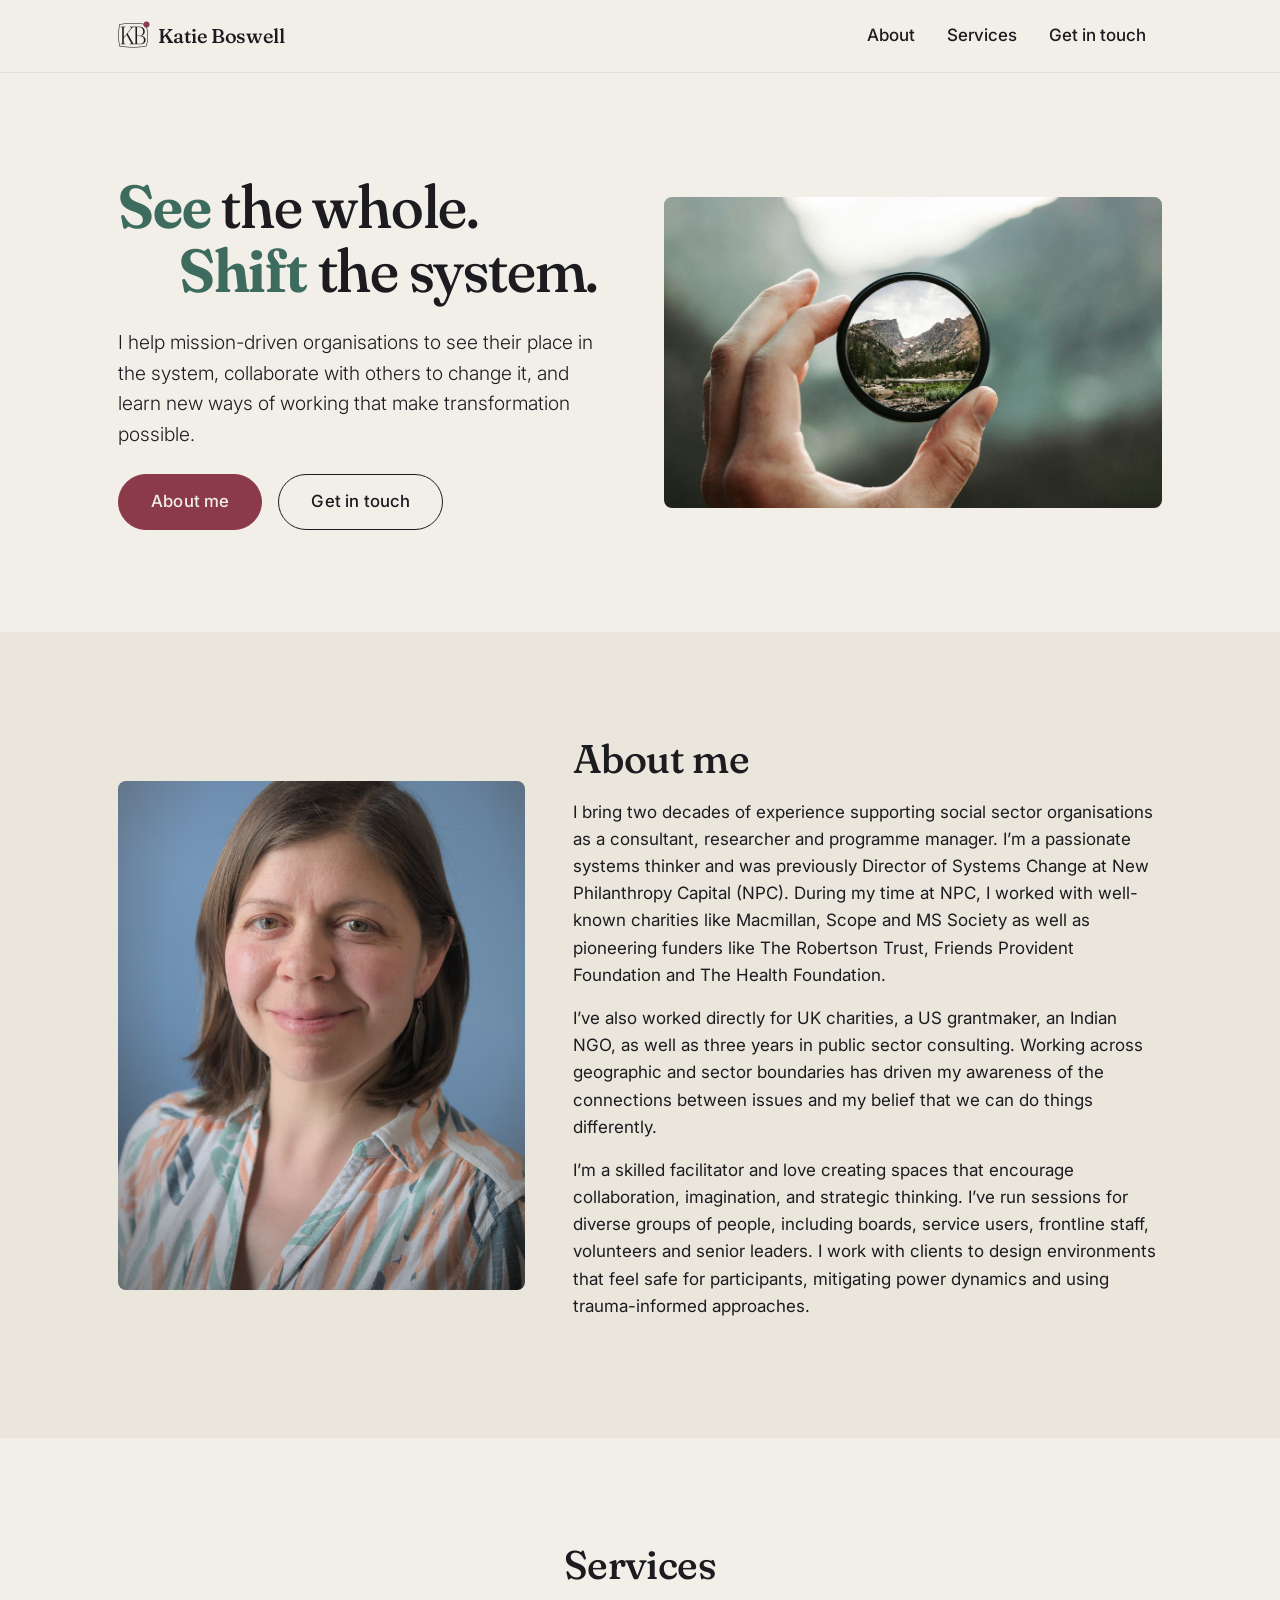
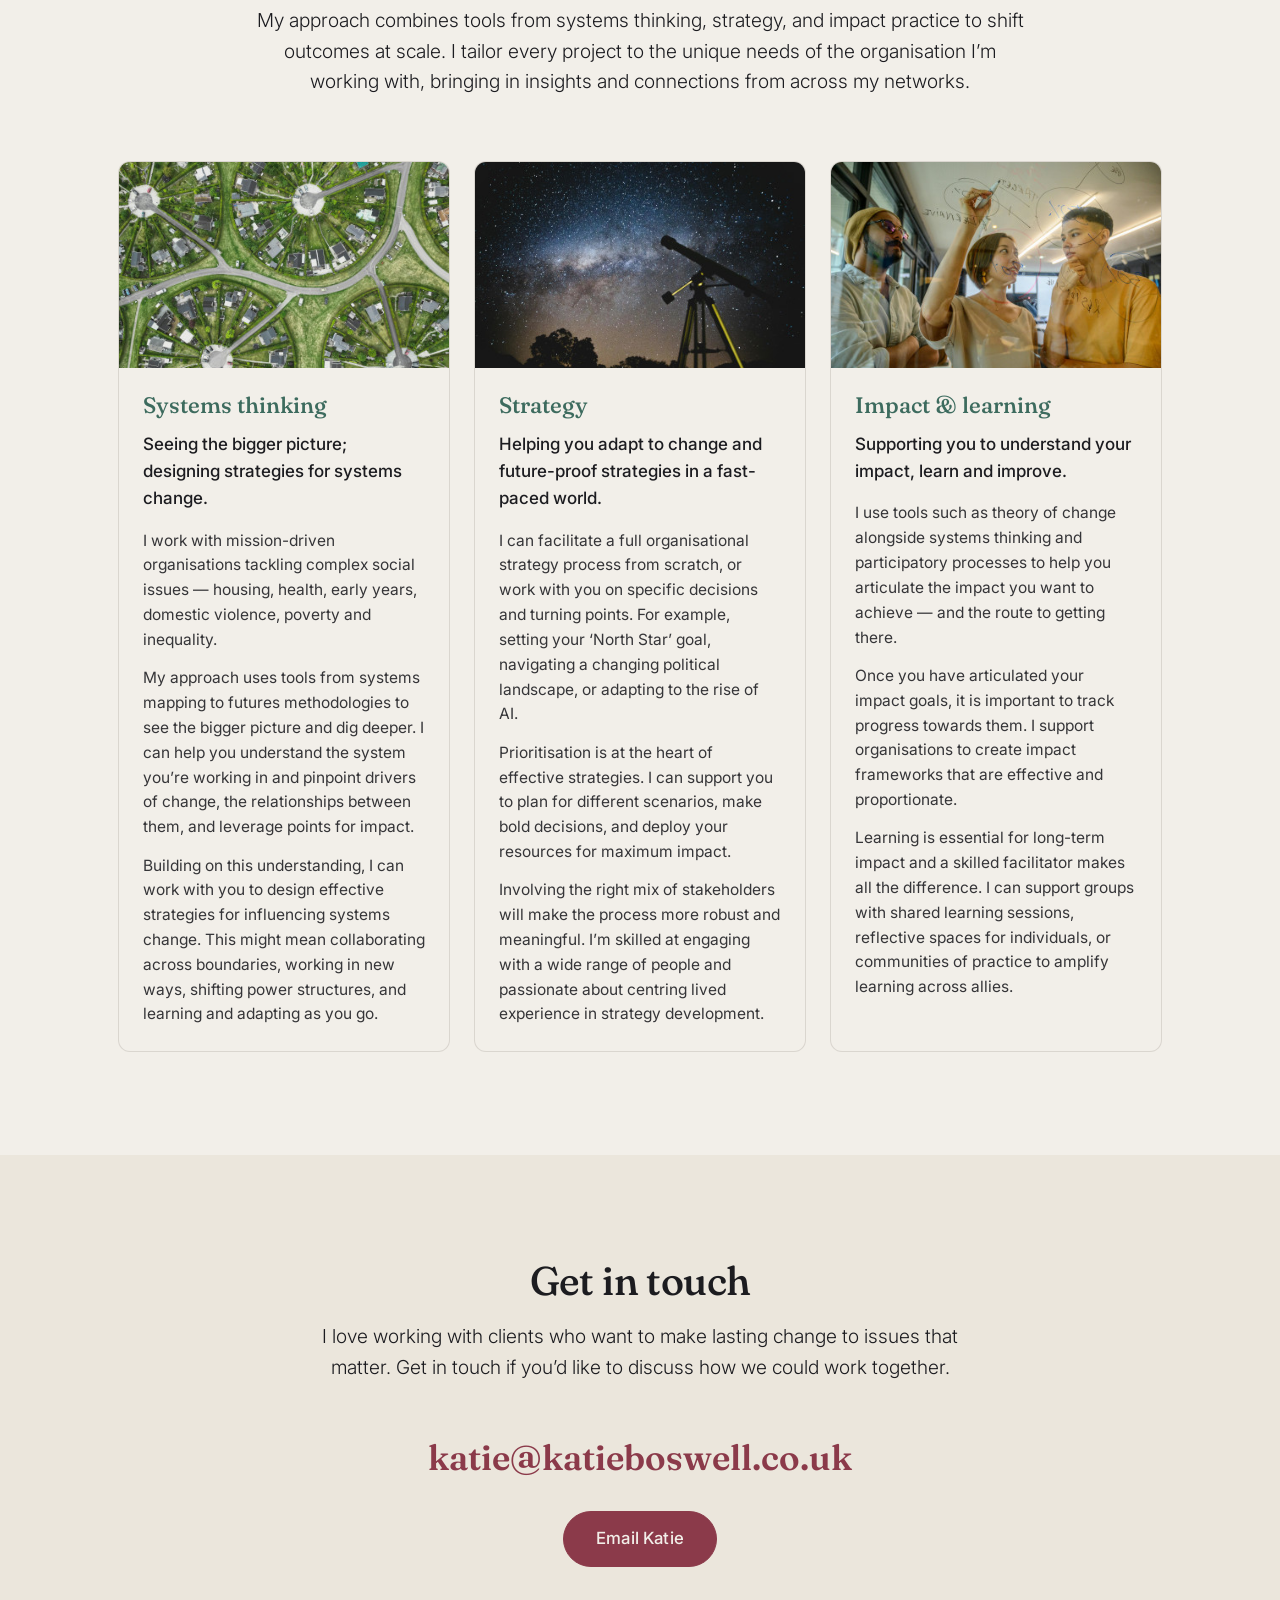
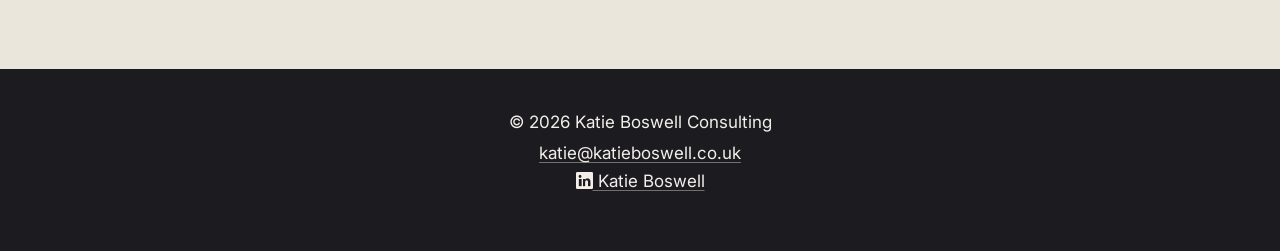
<file: index.html>
<!DOCTYPE html>
<html lang="en">
    <head>
        <meta charset="utf-8" />
        <meta name="viewport" content="width=device-width, initial-scale=1, shrink-to-fit=no" />
        <meta name="description" content="Katie Boswell — systems-change consultant helping mission-driven organisations see the bigger picture, build strategy, and create lasting impact." />
        <title>Katie Boswell Consulting — Systems change, strategy and impact</title>
        <link rel="icon" type="image/x-icon" href="assets/favicon.ico" />
        <link rel="preconnect" href="https://fonts.googleapis.com" />
        <link rel="preconnect" href="https://fonts.gstatic.com" crossorigin />
        <link href="https://fonts.googleapis.com/css2?family=Fraunces:opsz,wght@9..144,400..700&family=Inter:wght@400;500;600&display=swap" rel="stylesheet" />
        <link href="https://cdn.jsdelivr.net/npm/bootstrap@5.3.2/dist/css/bootstrap.min.css" rel="stylesheet" integrity="sha384-T3c6CoIi6uLrA9TneNEoa7RxnatzjcDSCmG1MXxSR1GAsXEV/Dwwykc2MPK8M2HN" crossorigin="anonymous" />
        <link href="css/styles.css" rel="stylesheet" />
        <link rel="stylesheet" href="https://cdn.jsdelivr.net/npm/bootstrap-icons@1.13.1/font/bootstrap-icons.min.css">
    </head>
    <body>
        <nav class="navbar navbar-expand-lg sticky-top">
            <div class="container px-4 px-lg-5">
                <a class="navbar-brand d-flex align-items-center gap-2" href="#top">
                    <img src="assets/img/logo.png" alt="KB Logo" class="navbar-logo" />
                    <span>Katie Boswell</span>
                </a>
                <button class="navbar-toggler" type="button" data-bs-toggle="collapse" data-bs-target="#navbarContent" aria-controls="navbarContent" aria-expanded="false" aria-label="Toggle navigation">
                    <span class="navbar-toggler-icon"></span>
                </button>
                <div class="collapse navbar-collapse" id="navbarContent">
                    <ul class="navbar-nav ms-auto mb-2 mb-lg-0">
                        <li class="nav-item"><a class="nav-link" href="#about">About</a></li>
                        <li class="nav-item"><a class="nav-link" href="#services">Services</a></li>
                        <li class="nav-item"><a class="nav-link" href="#contact">Get in touch</a></li>
                    </ul>
                </div>
            </div>
        </nav>

        <main id="main">
            <section id="top" class="section">
                <div class="container px-4 px-lg-5">
                    <div class="row gx-4 gx-lg-5 align-items-center">
                        <div class="col-lg-6 order-lg-1 order-2">
                            <h1 class="mb-4"><span class="pop">See</span> the whole.<br /><span class="h1-indent"><span class="pop">Shift</span> the system.</span></h1>
                            <p class="lead mb-4">I help mission-driven organisations to see their place in the system, collaborate with others to change it, and learn new ways of working that make transformation possible.</p>
                            <div class="d-flex flex-wrap gap-3">
                                <a class="btn btn-primary btn-lg" href="#about">About me</a>
                                <a class="btn btn-outline-dark btn-lg" href="#contact">Get in touch</a>
                            </div>
                        </div>
                        <div class="col-lg-6 order-lg-2 order-1 mb-4 mb-lg-0">
                            <img class="hero-img" src="assets/img/hero.jpg" alt="Out-of-focus landscape with hand holding a lens that brings the background into focus." />
                        </div>
                    </div>
                </div>
            </section>

            <section id="about" class="section section-alt">
                <div class="container px-4 px-lg-5">
                    <div class="row gx-4 gx-lg-5 align-items-center">
                        <div class="col-lg-5 mb-4 mb-lg-0">
                            <img class="headshot" src="assets/img/katie.avif" alt="Portrait of Katie Boswell." />
                        </div>
                        <div class="col-lg-7">
                            <h2>About me</h2>
                            <p>I bring two decades of experience supporting social sector organisations as a consultant, researcher and programme manager. I&rsquo;m a passionate systems thinker and was previously Director of Systems Change at New Philanthropy Capital (NPC). During my time at NPC, I worked with well-known charities like Macmillan, Scope and MS Society as well as pioneering funders like The Robertson Trust, Friends Provident Foundation and The Health Foundation.</p>
                            <p>I&rsquo;ve also worked directly for UK charities, a US grantmaker, an Indian NGO, as well as three years in public sector consulting. Working across geographic and sector boundaries has driven my awareness of the connections between issues and my belief that we can do things differently.</p>
                            <p>I&rsquo;m a skilled facilitator and love creating spaces that encourage collaboration, imagination, and strategic thinking. I&rsquo;ve run sessions for diverse groups of people, including boards, service users, frontline staff, volunteers and senior leaders. I work with clients to design environments that feel safe for participants, mitigating power dynamics and using trauma-informed approaches.</p>                     
                        </div>
                    </div>
                </div>
            </section>

            <section id="services" class="section">
                <div class="container px-4 px-lg-5">
                    <div class="row justify-content-center mb-5">
                        <div class="col-lg-9 text-center">
                            <h2>Services</h2>
                            <p class="lead">My approach combines tools from systems thinking, strategy, and impact practice to shift outcomes at scale. I tailor every project to the unique needs of the organisation I&rsquo;m working with, bringing in insights and connections from across my networks.</p>
                        </div>
                    </div>
                    <div class="row row-cols-1 row-cols-md-3 g-4">
                        <div class="col">
                            <article class="service-card">
                                <img class="card-img-top" src="assets/img/systems-thinking.jpg" alt="A road network seen from above." />
                                <div class="card-body p-4">
                                    <h3 class="card-title">Systems thinking</h3>
                                    <p class="card-blurb">Seeing the bigger picture; designing strategies for systems change.</p>
                                    <div class="card-detail">
                                        <p>I work with mission-driven organisations tackling complex social issues &mdash; housing, health, early years, domestic violence, poverty and inequality.</p>
                                        <p>My approach uses tools from systems mapping to futures methodologies to see the bigger picture and dig deeper. I can help you understand the system you&rsquo;re working in and pinpoint drivers of change, the relationships between them, and leverage points for impact.</p>
                                        <p>Building on this understanding, I can work with you to design effective strategies for influencing systems change. This might mean collaborating across boundaries, working in new ways, shifting power structures, and learning and adapting as you go.</p>
                                    </div>
                                </div>
                            </article>
                        </div>
                        <div class="col">
                            <article class="service-card">
                                <img class="card-img-top" src="assets/img/strategy.jpg" alt="A telescope with a starry night sky." />
                                <div class="card-body p-4">
                                    <h3 class="card-title">Strategy</h3>
                                    <p class="card-blurb">Helping you adapt to change and future-proof strategies in a fast-paced world.</p>
                                    <div class="card-detail">
                                        <p>I can facilitate a full organisational strategy process from scratch, or work with you on specific decisions and turning points. For example, setting your &lsquo;North Star&rsquo; goal, navigating a changing political landscape, or adapting to the rise of AI.</p>
                                        <p>Prioritisation is at the heart of effective strategies. I can support you to plan for different scenarios, make bold decisions, and deploy your resources for maximum impact.</p>
                                        <p>Involving the right mix of stakeholders will make the process more robust and meaningful. I&rsquo;m skilled at engaging with a wide range of people and passionate about centring lived experience in strategy development.</p>
                                    </div>
                                </div>
                            </article>
                        </div>
                        <div class="col">
                            <article class="service-card">
                                <img class="card-img-top" src="assets/img/impact-learning.jpg" alt="A small group in conversation around a whiteboard." />
                                <div class="card-body p-4">
                                    <h3 class="card-title">Impact &amp; learning</h3>
                                    <p class="card-blurb">Supporting you to understand your impact, learn and improve.</p>
                                    <div class="card-detail">
                                        <p>I use tools such as theory of change alongside systems thinking and participatory processes to help you articulate the impact you want to achieve &mdash; and the route to getting there.</p>
                                        <p>Once you have articulated your impact goals, it is important to track progress towards them. I support organisations to create impact frameworks that are effective and proportionate.</p>
                                        <p>Learning is essential for long-term impact and a skilled facilitator makes all the difference. I can support groups with shared learning sessions, reflective spaces for individuals, or communities of practice to amplify learning across allies.</p>
                                    </div>
                                </div>
                            </article>
                        </div>
                    </div>
                </div>
            </section>

            <section id="contact" class="section section-alt">
                <div class="container px-4 px-lg-5">
                    <div class="row justify-content-center text-center">
                        <div class="col-lg-8">
                            <h2>Get in touch</h2>
                            <p class="lead mb-5">I love working with clients who want to make lasting change to issues that matter. Get in touch if you&rsquo;d like to discuss how we could work together.</p>
                            <p class="mb-4">
                                <a class="contact-email" href="mailto:katie@katieboswell.co.uk">katie@katieboswell.co.uk</a>
                            </p>
                            <a class="btn btn-primary btn-lg" href="mailto:katie@katieboswell.co.uk">Email Katie</a>
                        </div>
                    </div>
                </div>
            </section>
        </main>

        <footer class="site-footer">
            <div class="container px-4 px-lg-5 text-center">
                <p class="mb-1">&copy; <span id="copyright-year">2026</span> Katie Boswell Consulting</p>
                <p class="mb-0"><a href="mailto:katie@katieboswell.co.uk">katie@katieboswell.co.uk</a></p>
                <p class="mb-0"></p><a href="https://www.linkedin.com/in/katieboswell/"><i class="bi bi-linkedin"></i>  Katie Boswell</a></p>
            </div>
        </footer>

        <script src="https://cdn.jsdelivr.net/npm/bootstrap@5.3.2/dist/js/bootstrap.bundle.min.js" integrity="sha384-C6RzsynM9kWDrMNeT87bh95OGNyZPhcTNXj1NW7RuBCsyN/o0jlpcV8Qyq46cDfL" crossorigin="anonymous"></script>
        <script src="js/scripts.js"></script>
    </body>
</html>
</file>
<file: css/styles.css>
/* Katie Boswell Consulting — brand overrides for Bootstrap 5.3
   Loaded after Bootstrap so these cascade over the defaults. */

:root {
    --cream: #f2efe9;
    --cream-warm: #ebe6dc;
    --charcoal: #1c1c20;
    --burgundy: #8b3a4a;
    --burgundy-dark: #72303d;
    --forest: #3d6b5e;
    --stone: #9a958d;

    --bs-primary: var(--burgundy);
    --bs-primary-rgb: 139, 58, 74;
    --bs-body-bg: var(--cream);
    --bs-body-color: var(--charcoal);
    --bs-body-font-family: "Inter", system-ui, -apple-system, "Segoe UI", sans-serif;
    --bs-body-font-size: 1.0625rem;
    --bs-body-line-height: 1.6;
    --bs-link-color: var(--burgundy);
    --bs-link-color-rgb: 139, 58, 74;
    --bs-link-hover-color: var(--forest);
    --bs-link-hover-color-rgb: 61, 107, 94;
    --bs-border-color: rgba(154, 149, 141, 0.35);
}

html {
    scroll-behavior: smooth;
    scroll-padding-top: 5rem;
}

body {
    background-color: var(--cream);
    color: var(--charcoal);
}

h1, h2, h3, h4, h5, h6,
.navbar-brand {
    font-family: "Fraunces", Georgia, "Times New Roman", serif;
    font-weight: 500;
    color: var(--charcoal);
    font-variation-settings: "SOFT" 50;
}

h1 {
    letter-spacing: -0.02em;
    line-height: 1.05;
    font-size: clamp(2.4rem, 5vw, 3.8rem);
    font-variation-settings: "opsz" 75, "SOFT" 50;
}

.h1-indent {
    display: inline-block;
    padding-left: 1em;
}

h1 .pop {
    color: var(--forest);
    font-weight: 650;
}

h2 {
    letter-spacing: -0.015em;
    font-size: clamp(1.8rem, 3.5vw, 2.5rem);
    margin-bottom: 1rem;
}

h3 {
    font-size: 1.4rem;
}

.lead {
    font-size: 1.2rem;
    color: var(--charcoal);
}

/* Section rhythm */
.section {
    padding-block: clamp(4rem, 8vw, 7rem);
}

.section-alt {
    background-color: var(--cream-warm);
}

/* Navbar */
.navbar {
    background-color: rgba(242, 239, 233, 0.92);
    backdrop-filter: saturate(140%) blur(8px);
    -webkit-backdrop-filter: saturate(140%) blur(8px);
    padding-block: 0.9rem;
    border-bottom: 1px solid rgba(154, 149, 141, 0.18);
}

.navbar-brand {
    font-size: 1.25rem;
    color: var(--charcoal) !important;
    letter-spacing: -0.01em;
}

.navbar-logo {
    height: 2rem;
    width: auto;
    max-width: none;
    flex-shrink: 0;
    display: block;
}

.navbar .nav-link {
    color: var(--charcoal);
    font-weight: 500;
    padding-inline: 1rem !important;
    position: relative;
    transition: color 0.15s ease;
}

.navbar .nav-link:hover,
.navbar .nav-link:focus {
    color: var(--burgundy);
}

.navbar .nav-link::after {
    content: "";
    position: absolute;
    left: 1rem;
    right: 1rem;
    bottom: 0.3rem;
    height: 1px;
    background-color: var(--burgundy);
    transform: scaleX(0);
    transform-origin: left center;
    transition: transform 0.2s ease;
}

.navbar .nav-link:hover::after,
.navbar .nav-link:focus::after {
    transform: scaleX(1);
}

/* Pill buttons */
.btn {
    border-radius: 999px;
    padding: 0.7rem 1.65rem;
    font-weight: 500;
    letter-spacing: 0.01em;
    transition: background-color 0.15s ease, border-color 0.15s ease,
                color 0.15s ease, transform 0.15s ease, box-shadow 0.15s ease;
}

.btn-lg {
    padding: 0.9rem 2rem;
    font-size: 1.05rem;
}

.btn-primary {
    background-color: var(--burgundy);
    border-color: var(--burgundy);
    color: var(--cream);
}

.btn-primary:hover,
.btn-primary:focus {
    background-color: var(--burgundy-dark);
    border-color: var(--burgundy-dark);
    color: var(--cream);
    transform: translateY(-1px);
    box-shadow: 0 6px 16px -6px rgba(28, 28, 32, 0.25);
}

.btn-outline-dark {
    color: var(--charcoal);
    border-color: var(--charcoal);
}

.btn-outline-dark:hover,
.btn-outline-dark:focus {
    background-color: var(--charcoal);
    border-color: var(--charcoal);
    color: var(--cream);
    transform: translateY(-1px);
    box-shadow: 0 6px 16px -6px rgba(28, 28, 32, 0.25);
}

/* Images */
.img-rounded {
    border-radius: 8px;
}

.headshot {
    border-radius: 8px;
    aspect-ratio: 4 / 5;
    object-fit: cover;
    width: 100%;
}

.hero-img {
    border-radius: 8px;
    aspect-ratio: 16 / 10;
    object-fit: cover;
    width: 100%;
}

/* Service cards */
.service-card {
    background-color: var(--cream);
    border: 1px solid rgba(154, 149, 141, 0.28);
    border-radius: 12px;
    overflow: hidden;
    height: 100%;
    transition: transform 0.2s ease, box-shadow 0.2s ease;
}

.service-card:hover {
    transform: translateY(-2px);
    box-shadow: 0 12px 28px -14px rgba(28, 28, 32, 0.22);
}

.service-card .card-img-top {
    aspect-ratio: 16 / 10;
    object-fit: cover;
}

.service-card .card-title {
    color: var(--forest);
    margin-bottom: 0.75rem;
}

.service-card .card-blurb {
    font-weight: 500;
    color: var(--charcoal);
    margin-bottom: 1rem;
}

.service-card .card-detail {
    color: var(--charcoal);
    opacity: 0.88;
    font-size: 0.97rem;
}

.service-card .card-detail p {
    margin-bottom: 0.85rem;
}

.service-card .card-detail p:last-child {
    margin-bottom: 0;
}

/* Contact */
.contact-email {
    font-family: "Fraunces", Georgia, serif;
    font-size: clamp(1.6rem, 3vw, 2.2rem);
    font-weight: 600;
    color: var(--burgundy);
    text-decoration: none;
    border-bottom: 2px solid transparent;
    transition: border-color 0.15s ease, color 0.15s ease;
}

.contact-email:hover,
.contact-email:focus {
    color: var(--burgundy-dark);
    border-bottom-color: var(--burgundy);
}

/* Footer */
.site-footer {
    background-color: var(--charcoal);
    color: var(--cream);
    padding-block: 2.5rem;
}

.site-footer a {
    color: var(--cream);
    text-decoration: underline;
    text-decoration-color: rgba(242, 239, 233, 0.4);
    text-underline-offset: 3px;
    transition: text-decoration-color 0.15s ease;
}

.site-footer a:hover,
.site-footer a:focus {
    text-decoration-color: var(--cream);
}

/* Skip link for keyboard users */
.skip-link {
    position: absolute;
    top: -40px;
    left: 0;
    background: var(--charcoal);
    color: var(--cream);
    padding: 0.5rem 1rem;
    z-index: 2000;
    text-decoration: none;
    border-radius: 0 0 4px 0;
}

.skip-link:focus {
    top: 0;
}

:focus-visible {
    outline: 2px solid var(--burgundy);
    outline-offset: 3px;
}

.btn:focus-visible {
    outline-offset: 4px;
}

@media (max-width: 767.98px) {
    .section {
        padding-block: 3.5rem;
    }

    .hero-img,
    .headshot {
        margin-bottom: 1.5rem;
    }
}
</file>
